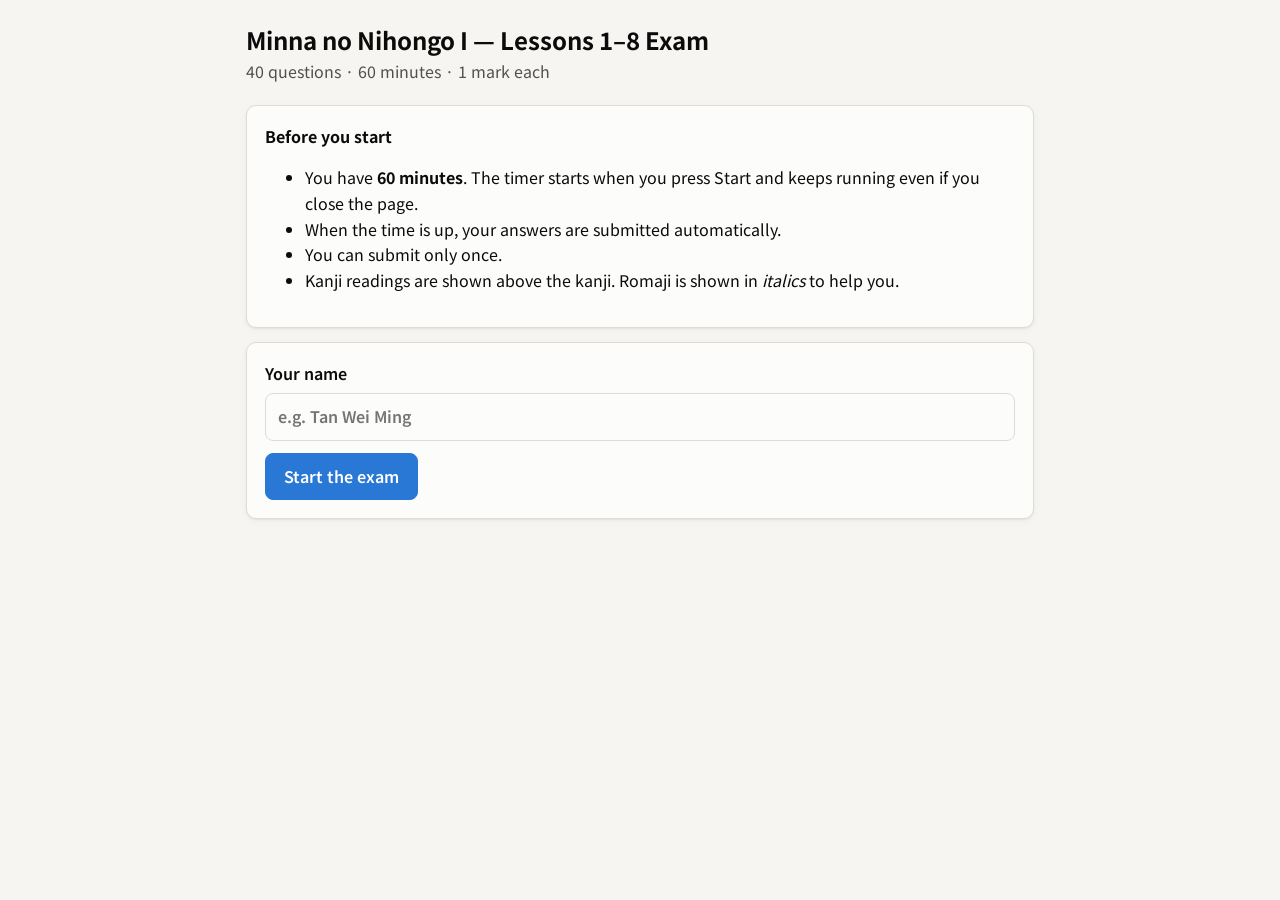
<file: index.html>
<!doctype html>
<html lang="en">
<head>
<meta charset="utf-8">
<meta name="viewport" content="width=device-width, initial-scale=1">
<title>Minna no Nihongo Exam</title>
<link rel="preconnect" href="https://fonts.googleapis.com">
<link href="https://fonts.googleapis.com/css2?family=Noto+Sans+JP:wght@400;600;700;800&display=swap" rel="stylesheet">
<link rel="stylesheet" href="styles.css">
</head>
<body>

<!-- Timer bar (shown during the exam) -->
<div class="timerbar hidden" id="timerbar">
  <div class="inner">
    <span>Time left: <span class="timer" id="timer">60:00</span></span>
    <span class="progress" id="progress">0 / 40 answered</span>
    <span class="spacer"></span>
    <button class="btn primary small" id="submitTop">Submit</button>
  </div>
</div>

<div class="wrap">

  <!-- Start screen -->
  <section id="startScreen">
    <h1 id="examTitle">Minna no Nihongo I — Lessons 1–8 Exam</h1>
    <p class="sub">40 questions · 60 minutes · 1 mark each</p>

    <div class="card">
      <p><strong>Before you start</strong></p>
      <ul>
        <li>You have <strong>60 minutes</strong>. The timer starts when you press Start and keeps running even if you close the page.</li>
        <li>When the time is up, your answers are submitted automatically.</li>
        <li>You can submit only once.</li>
        <li>Kanji readings are shown above the kanji. Romaji is shown in <em>italics</em> to help you.</li>
      </ul>
    </div>

    <div class="card">
      <label class="field">Your name
        <input id="nameInput" autocomplete="name" placeholder="e.g. Tan Wei Ming">
      </label>
      <div id="startError" class="banner bad hidden"></div>
      <button class="btn primary" id="startBtn">Start the exam</button>
    </div>
  </section>

  <!-- Exam -->
  <section id="examScreen" class="hidden">
    <h1>Minna no Nihongo I — Lessons 1–8</h1>
    <p class="sub" id="whoLine"></p>
    <div id="questions"></div>
    <div class="submitbox">
      <button class="btn primary" id="submitBottom">Submit my answers</button>
    </div>
  </section>

  <!-- Result -->
  <section id="doneScreen" class="hidden">
    <h1>Thank you!</h1>
    <div class="card" id="doneCard"></div>
  </section>
</div>

<!-- Confirm modal -->
<div class="modal-backdrop" id="confirmModal" role="dialog" aria-modal="true" aria-labelledby="confirmTitle">
  <div class="modal">
    <h2 id="confirmTitle" style="margin-top:0">Submit your answers?</h2>
    <p id="confirmText"></p>
    <div class="actions">
      <button class="btn" id="confirmNo">Keep working</button>
      <button class="btn primary" id="confirmYes">Submit</button>
    </div>
  </div>
</div>

<script src="config.js"></script>
<script src="questions.js"></script>
<script src="vendor/html2pdf.bundle.min.js"></script>
<script src="receipt.js"></script>
<script>
(function () {
  const E = window.EXAM;
  const LETTERS = ["A", "B", "C", "D"];
  const STORE_KEY = "mnn-exam-l1-8";
  const $ = (id) => document.getElementById(id);
  const escHTML = (t) => String(t == null ? "" : t).replace(/[&<>"]/g, (c) => ({ "&": "&amp;", "<": "&lt;", ">": "&gt;", '"': "&quot;" }[c]));

  // ---- storage (works even if localStorage is blocked) ----
  let mem = null;
  function load() {
    try { const s = localStorage.getItem(STORE_KEY); if (s) return JSON.parse(s); } catch (e) {}
    return mem;
  }
  function save(st) {
    mem = st;
    try { localStorage.setItem(STORE_KEY, JSON.stringify(st)); } catch (e) {}
  }

  let state = load();
  let tick = null;

  function newId() {
    return Date.now().toString(36) + Math.random().toString(36).slice(2, 10);
  }

  // ---- render questions ----
  function renderQuestions() {
    const box = $("questions");
    box.innerHTML = "";
    E.parts.forEach((p) => {
      const h = document.createElement("h2");
      h.className = "part-title";
      h.textContent = p.title;
      box.appendChild(h);
      const note = document.createElement("p");
      note.className = "muted small";
      note.textContent = p.note;
      box.appendChild(note);

      E.questions.filter((q) => q.part === p.id).forEach((q) => {
        box.appendChild(q.part === "C" ? renderOrder(q) : renderMCQ(q));
      });
    });
    updateProgress();
  }

  function renderMCQ(q) {
    const card = document.createElement("div");
    card.className = "card q";
    card.id = "q" + q.n;
    let html = `<div class="qhead"><span class="num">${q.n}.</span><div>
      <div class="qtext">${furigana(q.q)}</div>
      ${q.romaji ? `<div class="romaji">(${furigana(q.romaji)})</div>` : ""}
      ${q.hint ? `<div class="hint">${furigana(q.hint)}</div>` : ""}
    </div></div><div class="opts" role="radiogroup" aria-label="Question ${q.n}">`;
    q.options.forEach((o, i) => {
      const L = LETTERS[i];
      const checked = state.answers[q.n] === L;
      html += `<label class="opt${checked ? " selected" : ""}">
        <input type="radio" name="q${q.n}" value="${L}" ${checked ? "checked" : ""}>
        <span><span class="letter">${L}.</span> ${furigana(o[0])}${o[1] ? `<span class="ro">${furigana(o[1])}</span>` : ""}</span>
      </label>`;
    });
    html += "</div>";
    card.innerHTML = html;
    card.querySelectorAll("input").forEach((inp) => {
      inp.addEventListener("change", () => {
        state.answers[q.n] = inp.value;
        save(state);
        card.querySelectorAll(".opt").forEach((l) => l.classList.toggle("selected", l.querySelector("input").checked));
        updateProgress();
      });
    });
    return card;
  }

  function renderOrder(q) {
    const card = document.createElement("div");
    card.className = "card q";
    card.id = "q" + q.n;
    card.innerHTML = `<div class="qhead"><span class="num">${q.n}.</span><div>
      <div class="hint">(${q.en})</div>
      <div class="chunks"></div>
      <div class="slots"></div>
      <div class="built"></div>
      <button class="btn small" type="button" data-reset>Reset</button>
    </div></div>`;
    const chunksEl = card.querySelector(".chunks");
    const slotsEl = card.querySelector(".slots");
    const builtEl = card.querySelector(".built");

    function current() { return (state.answers[q.n] || "").split("").filter(Boolean); }

    function draw() {
      const order = current();
      chunksEl.innerHTML = "";
      q.chunks.forEach((c, i) => {
        const L = LETTERS[i];
        const b = document.createElement("button");
        b.type = "button";
        b.className = "chunk";
        b.disabled = order.includes(L);
        b.innerHTML = `<span class="letter">${L}.</span>${furigana(c[0])}<span class="ro">${furigana(c[1])}</span>`;
        b.addEventListener("click", () => {
          const o = current();
          if (o.length >= 4 || o.includes(L)) return;
          o.push(L);
          state.answers[q.n] = o.join("");
          save(state);
          draw();
          updateProgress();
        });
        chunksEl.appendChild(b);
      });
      slotsEl.innerHTML = "";
      for (let i = 0; i < 4; i++) {
        if (i) { const a = document.createElement("span"); a.className = "arrow"; a.textContent = "→"; slotsEl.appendChild(a); }
        const s = document.createElement("span");
        s.className = "slot" + (order[i] ? " filled" : "");
        s.textContent = order[i] || "";
        slotsEl.appendChild(s);
      }
      builtEl.innerHTML = order.map((L) => furigana(q.chunks[LETTERS.indexOf(L)][0])).join(" ");
    }
    card.querySelector("[data-reset]").addEventListener("click", () => {
      delete state.answers[q.n];
      save(state);
      draw();
      updateProgress();
    });
    draw();
    return card;
  }

  function answeredCount() {
    return E.questions.filter((q) => {
      const a = state.answers[q.n];
      return q.part === "C" ? a && a.length === 4 : !!a;
    }).length;
  }

  function updateProgress() {
    $("progress").textContent = `${answeredCount()} / ${E.questions.length} answered`;
  }

  // ---- timer ----
  function remainingMs() {
    return state.start + E.minutes * 60000 - Date.now();
  }
  function fmt(ms) {
    const s = Math.max(0, Math.ceil(ms / 1000));
    return String(Math.floor(s / 60)).padStart(2, "0") + ":" + String(s % 60).padStart(2, "0");
  }
  function startTimer() {
    const t = $("timer");
    const step = () => {
      const r = remainingMs();
      t.textContent = fmt(r);
      t.classList.toggle("low", r <= 5 * 60000);
      if (r <= 0) { clearInterval(tick); submit(true); }
    };
    step();
    tick = setInterval(step, 1000);
  }

  // ---- screens ----
  function show(id) {
    ["startScreen", "examScreen", "doneScreen"].forEach((s) => $(s).classList.toggle("hidden", s !== id));
    $("timerbar").classList.toggle("hidden", id !== "examScreen");
    window.scrollTo(0, 0);
  }

  function beginExam() {
    $("whoLine").textContent = state.name;
    renderQuestions();
    show("examScreen");
    startTimer();
  }

  $("startBtn").addEventListener("click", () => {
    const name = $("nameInput").value.trim();
    const err = $("startError");
    if (!name) {
      err.textContent = "Please enter your name.";
      err.classList.remove("hidden");
      return;
    }
    if (!window.APPS_SCRIPT_URL || window.APPS_SCRIPT_URL.indexOf("http") !== 0) {
      err.textContent = "This exam is not set up yet. Please tell your teacher (the results link is missing).";
      err.classList.remove("hidden");
      return;
    }
    state = { id: newId(), name, start: Date.now(), answers: {}, status: "in-progress" };
    save(state);
    beginExam();
  });

  // ---- submit ----
  function askSubmit() {
    const left = E.questions.length - answeredCount();
    $("confirmText").textContent = left > 0
      ? `You have ${left} unanswered question${left > 1 ? "s" : ""}. You can't change your answers after submitting.`
      : "You can't change your answers after submitting.";
    $("confirmModal").classList.add("open");
    $("confirmYes").focus();
  }
  $("submitTop").addEventListener("click", askSubmit);
  $("submitBottom").addEventListener("click", askSubmit);
  $("confirmNo").addEventListener("click", () => $("confirmModal").classList.remove("open"));
  $("confirmYes").addEventListener("click", () => { $("confirmModal").classList.remove("open"); submit(false); });

  let sending = false;
  async function submit(timeUp) {
    if (sending || state.status === "submitted") return;
    sending = true;
    clearInterval(tick);
    state.status = "sending";
    state.end = state.end || Date.now();
    state.timeUp = !!timeUp;
    save(state);
    show("doneScreen");
    $("doneCard").innerHTML = `<p>${timeUp ? "Time is up. " : ""}Sending your answers…</p>`;

    const payload = {
      id: state.id, name: state.name,
      startedAt: new Date(state.start).toISOString(),
      durationSec: Math.round((Math.min(state.end, state.start + E.minutes * 60000) - state.start) / 1000),
      timeUp: !!timeUp,
      answers: state.answers
    };
    const body = JSON.stringify(payload);
    let result = null;
    try {
      const res = await fetch(window.APPS_SCRIPT_URL, { method: "POST", body });
      result = await res.json();
    } catch (e) {
      // Some browsers block reading the reply; send again without reading it.
      // The script ignores duplicates (same id), so this is safe.
      try {
        await fetch(window.APPS_SCRIPT_URL, { method: "POST", body, mode: "no-cors" });
        result = { ok: true, noScore: true };
      } catch (e2) { result = null; }
    }
    sending = false;

    if (result && result.ok) {
      state.status = "submitted";
      state.score = result.score;
      state.review = result.review || null;
      state.submittedAt = new Date().toISOString();
      save(state);
      showDone();
    } else {
      state.status = "failed";
      save(state);
      $("doneCard").innerHTML = `<div class="banner bad">Your answers could not be sent. Check your internet connection and try again. Your answers are saved on this device.</div>
        <button class="btn primary" id="retryBtn">Try again</button>`;
      $("retryBtn").addEventListener("click", () => { state.status = "sending"; submit(state.timeUp); });
    }
  }

  function showDone() {
    const hasScore = typeof state.score === "number";
    $("doneCard").innerHTML = `<div class="banner good">Your answers have been submitted.</div>
      ${hasScore ? `<p class="muted">Your score</p><div class="bigscore">${state.score} / ${E.questions.length}</div>` : ""}
      <p style="margin-top:12px">${escHTML(state.name)}</p>
      ${state.review ? `<p><button class="btn primary" id="pdfBtn">Download my results (PDF)</button></p>
        <p class="muted small">The PDF shows every question, your answer, and for wrong answers the correct answer with an explanation.</p>`
        : `<p class="muted small">Your teacher will go through the answers in class.</p>`}
      <p class="small" style="margin-top:16px"><a href="#" id="newStudent">Another student using this device? Start a new exam</a></p>`;
    if (state.review) {
      const data = { name: state.name, submittedAt: state.submittedAt, answers: state.answers, score: state.score,
        key: state.review.key, explain: state.review.explain, correct: state.review.correct };
      const box = document.createElement("div");
      box.className = "review-box";
      box.appendChild(Receipt.build(data));
      $("doneCard").appendChild(box);
      $("pdfBtn").addEventListener("click", async () => {
        const b = $("pdfBtn"); b.disabled = true; b.textContent = "Making PDF…";
        await Receipt.download(data);
        b.disabled = false; b.textContent = "Download my results (PDF)";
      });
    }
    $("newStudent").addEventListener("click", (ev) => {
      ev.preventDefault();
      try { localStorage.removeItem(STORE_KEY); } catch (e) {}
      mem = null; state = null;
      $("nameInput").value = "";
      show("startScreen");
    });
  }

  // ---- resume after refresh ----
  if (state && state.status === "submitted") {
    show("doneScreen"); showDone();
  } else if (state && (state.status === "sending" || state.status === "failed")) {
    submit(state.timeUp);
  } else if (state && state.status === "in-progress") {
    if (remainingMs() <= 0) { state.end = state.start + E.minutes * 60000; save(state); submit(true); }
    else beginExam();
  }
})();
</script>
</body>
</html>
</file>
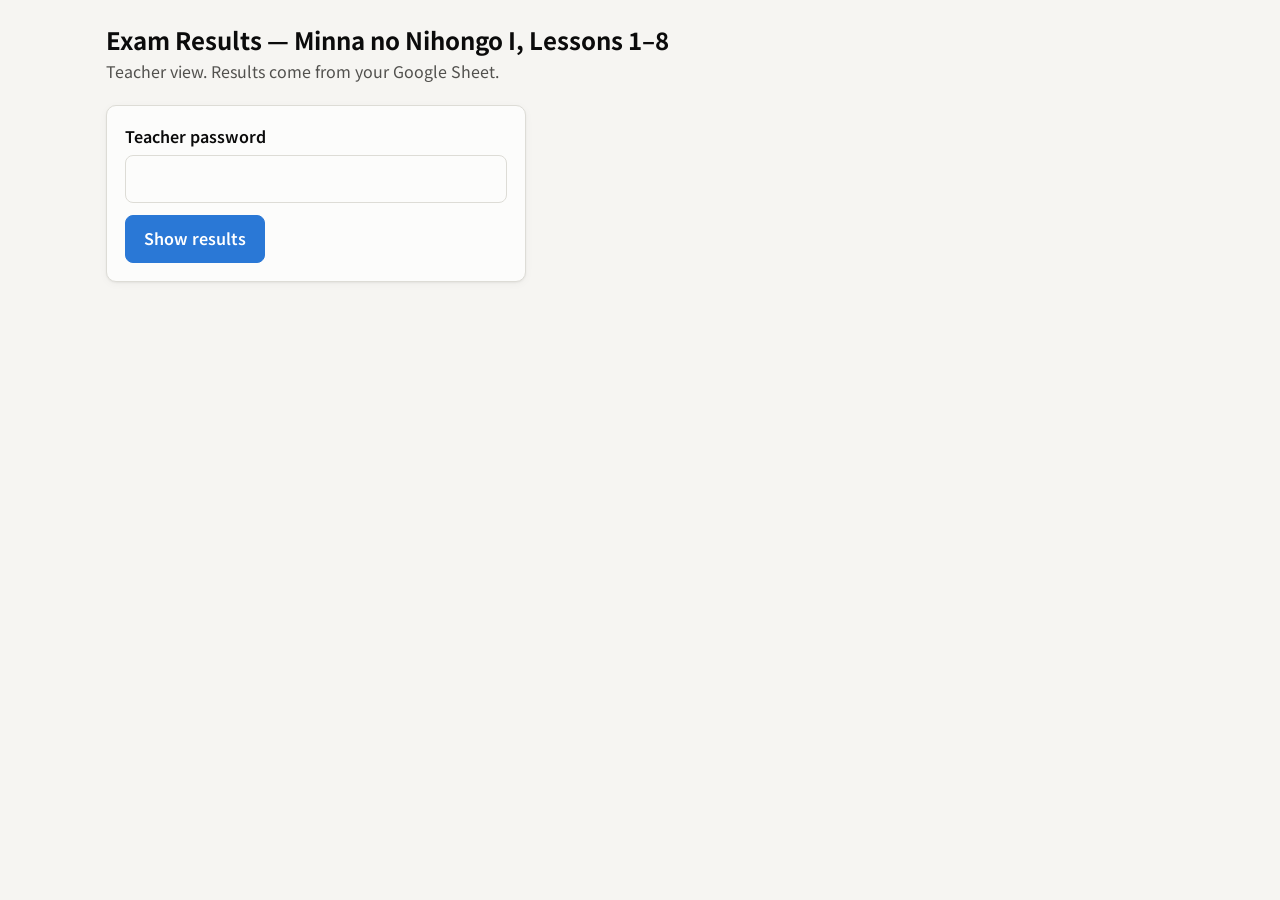
<file: dashboard.html>
<!doctype html>
<html lang="en">
<head>
<meta charset="utf-8">
<meta name="viewport" content="width=device-width, initial-scale=1">
<meta name="robots" content="noindex">
<title>Exam Results</title>
<link rel="preconnect" href="https://fonts.googleapis.com">
<link href="https://fonts.googleapis.com/css2?family=Noto+Sans+JP:wght@400;600;700;800&display=swap" rel="stylesheet">
<link rel="stylesheet" href="styles.css">
</head>
<body>
<div class="wrap wide">
  <h1>Exam Results — Minna no Nihongo I, Lessons 1–8</h1>
  <p class="sub">Teacher view. Results come from your Google Sheet.</p>

  <!-- Login -->
  <section id="login" class="card" style="max-width:420px">
    <label class="field">Teacher password
      <input id="pw" type="password" autocomplete="current-password">
    </label>
    <div id="loginErr" class="banner bad hidden"></div>
    <button class="btn primary" id="loginBtn">Show results</button>
  </section>

  <!-- Dashboard -->
  <section id="dash" class="hidden">
    <div class="toolbar">
      <span class="grow"></span>
      <span class="muted small" id="updated"></span>
      <button class="btn small" id="refreshBtn">Refresh</button>
      <button class="btn small" id="csvBtn">Download CSV</button>
      <button class="btn small primary" id="allPdfBtn">Download all result PDFs</button>
    </div>

    <div id="empty" class="banner warn hidden">No submissions yet. Results appear here as soon as students submit.</div>

    <div id="content">
      <div class="tiles" id="tiles"></div>

      <h2>All questions — most missed first</h2>
      <p class="muted small">Every question, sorted from most to least wrong, with the most common wrong answer and an explanation to go through in class. The 5 most missed are marked in orange.</p>
      <div class="misstools">
        <label class="small"><input type="checkbox" id="onlyWrong"> Only show questions someone got wrong</label>
      </div>
      <div id="missList"></div>

      <h2>% of students who got each question wrong</h2>
      <div class="card">
        <div class="chart" id="qChart"></div>
        <div class="legend"><span><span class="sw" style="background:var(--series-1)"></span>Question</span><span><span class="sw" style="background:var(--series-2)"></span>Top 5 most missed</span></div>
        <details>
          <summary>Show as a table</summary>
          <div class="tablewrap" style="margin-top:8px"><table class="data" id="qTable"></table></div>
        </details>
      </div>

      <h2>Score distribution</h2>
      <div class="card">
        <div class="chart" id="histChart"></div>
      </div>

      <h2>Accuracy by lesson</h2>
      <div class="card" id="lessonBars"></div>

      <h2>Students</h2>
      <div class="tablewrap"><table class="data" id="studentTable"></table></div>
    </div>
  </section>
</div>
<div class="tooltip" id="tip"></div>

<script src="config.js"></script>
<script src="questions.js"></script>
<script src="vendor/html2pdf.bundle.min.js"></script>
<script src="receipt.js"></script>
<script>
(function () {
  const E = window.EXAM;
  const QBY = {}; E.questions.forEach((q) => (QBY[q.n] = q));
  const LETTERS = ["A", "B", "C", "D"];
  const $ = (id) => document.getElementById(id);
  const esc = (t) => String(t == null ? "" : t).replace(/[&<>"]/g, (c) => ({ "&": "&amp;", "<": "&lt;", ">": "&gt;", '"': "&quot;" }[c]));
  let DATA = null;
  let password = "";
  try { password = sessionStorage.getItem("mnn-teacher") || ""; } catch (e) {}

  // ---------- load ----------
  async function fetchData() {
    const url = window.APPS_SCRIPT_URL + "?key=" + encodeURIComponent(password) + "&t=" + Date.now();
    const res = await fetch(url);
    return res.json();
  }

  async function login() {
    const err = $("loginErr");
    err.classList.add("hidden");
    if (!window.APPS_SCRIPT_URL || window.APPS_SCRIPT_URL.indexOf("http") !== 0) {
      err.textContent = "The Apps Script URL is not set in config.js yet.";
      err.classList.remove("hidden");
      return;
    }
    $("loginBtn").disabled = true;
    try {
      const d = await fetchData();
      if (!d.ok) throw new Error(d.error === "unauthorized" ? "Wrong password." : (d.error || "Could not load results."));
      try { sessionStorage.setItem("mnn-teacher", password); } catch (e) {}
      render(d);
    } catch (e) {
      err.textContent = e.message || "Could not load results. Check the Apps Script URL.";
      err.classList.remove("hidden");
      $("login").classList.remove("hidden");
      $("dash").classList.add("hidden");
    } finally {
      $("loginBtn").disabled = false;
    }
  }
  $("loginBtn").addEventListener("click", () => { password = $("pw").value; login(); });
  $("pw").addEventListener("keydown", (e) => { if (e.key === "Enter") { password = $("pw").value; login(); } });
  $("refreshBtn").addEventListener("click", login);

  // ---------- render ----------
  function render(d) {
    DATA = d;
    $("login").classList.add("hidden");
    $("dash").classList.remove("hidden");
    $("updated").textContent = "Updated " + new Date().toLocaleTimeString();

    draw();
  }

  function rowsNow() {
    return DATA.rows;
  }

  function isRight(r, n) { return r.answers && r.answers[n] === DATA.key[n]; }

  function stats(rows) {
    return E.questions.map((q) => {
      const n = q.n;
      let right = 0; const wrongCounts = {};
      rows.forEach((r) => {
        if (isRight(r, n)) right++;
        else {
          const a = (r.answers && r.answers[n]) || "(blank)";
          wrongCounts[a] = (wrongCounts[a] || 0) + 1;
        }
      });
      const wrong = rows.length - right;
      let topWrong = null, topWrongN = 0;
      Object.keys(wrongCounts).forEach((a) => { if (wrongCounts[a] > topWrongN) { topWrong = a; topWrongN = wrongCounts[a]; } });
      return { n, q, right, wrong, pctWrong: rows.length ? wrong / rows.length : 0, topWrong, topWrongN };
    });
  }

  function answerLabel(q, a) {
    if (!a || a === "(blank)") return "(no answer)";
    if (q.part === "C") return a.split("").join(" → ");
    const i = LETTERS.indexOf(a);
    return i >= 0 ? `${a}. ${furigana(q.options[i][0])}` : esc(a);
  }

  function draw() {
    const rows = rowsNow();
    const has = rows.length > 0;
    $("empty").classList.toggle("hidden", has);
    $("content").classList.toggle("hidden", !has);
    if (!has) return;

    const total = E.questions.length;
    const scores = rows.map((r) => r.score);
    const avg = scores.reduce((a, b) => a + b, 0) / scores.length;
    const mins = rows.map((r) => Number(r.minutes) || 0);
    const avgMin = mins.reduce((a, b) => a + b, 0) / mins.length;
    const pass = rows.filter((r) => r.score / total >= 0.6).length;

    $("tiles").innerHTML = [
      ["Students", rows.length, ""],
      ["Average score", avg.toFixed(1) + " / " + total, Math.round((avg / total) * 100) + "%"],
      ["Highest", Math.max(...scores) + " / " + total, ""],
      ["Lowest", Math.min(...scores) + " / " + total, ""],
      ["Scored 60% or more", pass, Math.round((pass / rows.length) * 100) + "% of students"],
      ["Average time", avgMin.toFixed(0) + " min", rows.filter((r) => r.timeUp).length + " ran out of time"]
    ].map(([k, v, s]) => `<div class="tile"><div class="k">${k}</div><div class="v">${v}</div><div class="s">${s}</div></div>`).join("");

    const st = stats(rows);
    const ranked = st.filter((s) => s.wrong > 0).sort((a, b) => b.pctWrong - a.pctWrong || a.n - b.n);
    const top = ranked.slice(0, 5);
    const topSet = new Set(top.map((s) => s.n));
    const all = st.slice().sort((a, b) => b.pctWrong - a.pctWrong || a.n - b.n);

    drawMissList(all, topSet, rows.length);
    drawQChart(st, topSet);
    drawQTable(st);
    drawHist(scores, total);
    drawLessons(rows);
    drawStudents(rows);
  }

  // ---------- most missed ----------
  function drawMissList(all, topSet, nStudents) {
    const onlyWrong = $("onlyWrong").checked;
    const list = onlyWrong ? all.filter((s) => s.wrong > 0) : all;
    if (!list.length) {
      $("missList").innerHTML = `<div class="banner good">Everyone answered every question correctly.</div>`;
      return;
    }
    $("missList").innerHTML = list.map((s, i) => {
      const q = s.q;
      const ex = DATA.explain[s.n] || ["", ""];
      const key = DATA.key[s.n];
      let body = "";
      if (q.part === "C") {
        const sentence = key.split("").map((L) => furigana(q.chunks[LETTERS.indexOf(L)][0])).join(" ");
        body = `<div class="hint">(${esc(q.en)})</div>
          <div class="small" style="margin-top:6px">${q.chunks.map((c, j) => `<strong>${LETTERS[j]}.</strong> ${furigana(c[0])}`).join("　")}</div>
          <div style="margin-top:8px"><span class="pill good">Correct</span>${key.split("").join(" → ")}　<span class="qtext">${sentence}</span></div>`;
      } else {
        body = `<div class="qtext">${furigana(q.q)}</div>
          <div class="small">${q.options.map((o, j) => `<strong>${LETTERS[j]}.</strong> ${furigana(o[0])}`).join("　")}</div>
          <div style="margin-top:8px"><span class="pill good">Correct</span>${answerLabel(q, key)}</div>`;
      }
      const wrongLine = s.topWrong
        ? `<div style="margin-top:6px"><span class="pill bad">Most common wrong answer</span>${answerLabel(q, s.topWrong)} <span class="muted small">(${s.topWrongN} student${s.topWrongN > 1 ? "s" : ""})</span></div>`
        : "";
      const cls = topSet.has(s.n) ? "miss" : s.wrong > 0 ? "miss cool" : "miss zero";
      return `<div class="card ${cls}">
        <div class="top">
          <div><strong>#${i + 1} · Question ${s.n}</strong> <span class="pill neutral">Lesson ${q.lesson}</span><span class="pill neutral">${esc(ex[0])}</span></div>
          <div>${s.wrong > 0 ? `<span class="rate">${Math.round(s.pctWrong * 100)}%</span> <span class="muted small">wrong (${s.wrong} of ${nStudents})</span>` : `<span class="pill good">Everyone got this right</span>`}</div>
        </div>
        ${body}
        ${wrongLine}
        <div class="expl"><strong>Explain:</strong> ${furigana(ex[1])}</div>
      </div>`;
    }).join("");
  }

  // ---------- charts ----------
  const tip = $("tip");
  function showTip(evt, html) {
    tip.innerHTML = html;
    tip.style.display = "block";
    const pad = 12;
    let x = evt.pageX + pad, y = evt.pageY + pad;
    const w = tip.offsetWidth, h = tip.offsetHeight;
    if (x + w > window.scrollX + window.innerWidth - 8) x = evt.pageX - w - pad;
    if (y + h > window.scrollY + window.innerHeight - 8) y = evt.pageY - h - pad;
    tip.style.left = x + "px"; tip.style.top = y + "px";
  }
  function hideTip() { tip.style.display = "none"; }

  function drawQChart(st, topSet) {
    const W = 1000, H = 300, m = { t: 16, r: 10, b: 46, l: 40 };
    const iw = W - m.l - m.r, ih = H - m.t - m.b;
    const n = st.length, band = iw / n, bw = Math.max(4, band - 4);
    const y = (v) => m.t + ih - v * ih;
    let s = `<svg viewBox="0 0 ${W} ${H}" role="img" aria-label="Percent of students who got each question wrong">`;
    s += `<g class="grid">`;
    [0, 0.25, 0.5, 0.75, 1].forEach((v) => {
      s += `<line x1="${m.l}" x2="${W - m.r}" y1="${y(v)}" y2="${y(v)}"></line><text x="${m.l - 6}" y="${y(v) + 4}" text-anchor="end">${v * 100}%</text>`;
    });
    s += `</g>`;
    st.forEach((d, i) => {
      const x = m.l + i * band + (band - bw) / 2;
      const h = Math.max(d.pctWrong > 0 ? 2 : 0, d.pctWrong * ih);
      const r = Math.min(4, bw / 2, h);
      const yTop = m.t + ih - h;
      // bar with rounded top, flat base
      if (h > 0) {
        s += `<path class="bar${topSet.has(d.n) ? " hot" : ""}" d="M${x},${m.t + ih} V${yTop + r} Q${x},${yTop} ${x + r},${yTop} H${x + bw - r} Q${x + bw},${yTop} ${x + bw},${yTop + r} V${m.t + ih} Z"></path>`;
      }
      const stagger = topSet.has(d.n) && i > 0 && topSet.has(st[i - 1].n) && Math.abs(st[i - 1].pctWrong - d.pctWrong) < 0.08 ? 13 : 0;
      if (topSet.has(d.n)) s += `<text x="${x + bw / 2}" y="${yTop - 4 - stagger}" text-anchor="middle" style="font-weight:600;fill:var(--text)">${Math.round(d.pctWrong * 100)}%</text>`;
      s += `<rect class="hit" data-i="${i}" x="${m.l + i * band}" y="${m.t}" width="${band}" height="${ih}"></rect>`;
      if (d.n % 5 === 0 || d.n === 1) s += `<text x="${x + bw / 2}" y="${m.t + ih + 14}" text-anchor="middle">${d.n}</text>`;
    });
    // part labels
    [["A", 1, 15], ["B", 16, 30], ["C", 31, 40]].forEach(([p, a, b]) => {
      const x1 = m.l + (a - 1) * band + 2, x2 = m.l + b * band - 2;
      s += `<line x1="${x1}" x2="${x2}" y1="${H - 18}" y2="${H - 18}" style="stroke:var(--border)"></line>`;
      s += `<text x="${(x1 + x2) / 2}" y="${H - 4}" text-anchor="middle">Part ${p}</text>`;
    });
    s += `<line x1="${m.l}" x2="${W - m.r}" y1="${m.t + ih}" y2="${m.t + ih}" style="stroke:var(--text-2)"></line>`;
    s += `</svg>`;
    const el = $("qChart");
    el.innerHTML = s;
    el.querySelectorAll(".hit").forEach((h) => {
      const d = st[+h.dataset.i];
      const label = d.q.part === "C" ? esc(d.q.en) : furigana(d.q.q);
      h.addEventListener("mousemove", (e) => showTip(e, `<strong>Q${d.n}</strong> · Lesson ${d.q.lesson}<br>${label}<br><strong>${Math.round(d.pctWrong * 100)}% wrong</strong> (${d.wrong} students)`));
      h.addEventListener("mouseleave", hideTip);
    });
  }

  function drawQTable(st) {
    $("qTable").innerHTML = `<thead><tr><th class="num">Q</th><th>Lesson</th><th>Grammar point</th><th>Correct</th><th class="num">% wrong</th><th>Most common wrong answer</th></tr></thead><tbody>` +
      st.map((d) => `<tr><td class="num">${d.n}</td><td>${d.q.lesson}</td><td>${esc((DATA.explain[d.n] || [""])[0])}</td><td>${answerLabel(d.q, DATA.key[d.n])}</td><td class="num">${Math.round(d.pctWrong * 100)}%</td><td>${d.topWrong ? answerLabel(d.q, d.topWrong) + ` (${d.topWrongN})` : "—"}</td></tr>`).join("") +
      `</tbody>`;
  }

  function drawHist(scores, total) {
    const bins = [];
    for (let a = 0; a < total; a += 5) bins.push({ a, b: Math.min(a + 4, total), c: 0 });
    bins[bins.length - 1].b = total;
    scores.forEach((sc) => { const i = Math.min(bins.length - 1, Math.floor(sc / 5)); bins[i].c++; });
    const max = Math.max(1, ...bins.map((b) => b.c));
    const W = 1000, H = 240, m = { t: 20, r: 10, b: 40, l: 40 };
    const iw = W - m.l - m.r, ih = H - m.t - m.b, band = iw / bins.length, bw = band - 8;
    const step = max <= 5 ? 1 : Math.ceil(max / 5);
    let s = `<svg viewBox="0 0 ${W} ${H}" role="img" aria-label="Number of students in each score range"><g class="grid">`;
    for (let v = 0; v <= max; v += step) {
      const yy = m.t + ih - (v / max) * ih;
      s += `<line x1="${m.l}" x2="${W - m.r}" y1="${yy}" y2="${yy}"></line><text x="${m.l - 6}" y="${yy + 4}" text-anchor="end">${v}</text>`;
    }
    s += `</g>`;
    bins.forEach((b, i) => {
      const x = m.l + i * band + 4, h = (b.c / max) * ih, yTop = m.t + ih - h, r = Math.min(4, h);
      if (h > 0) s += `<path class="bar" d="M${x},${m.t + ih} V${yTop + r} Q${x},${yTop} ${x + r},${yTop} H${x + bw - r} Q${x + bw},${yTop} ${x + bw},${yTop + r} V${m.t + ih} Z"></path>`;
      if (b.c) s += `<text x="${x + bw / 2}" y="${yTop - 5}" text-anchor="middle" style="fill:var(--text);font-weight:600">${b.c}</text>`;
      s += `<text x="${x + bw / 2}" y="${m.t + ih + 16}" text-anchor="middle">${b.a}–${b.b}</text>`;
    });
    s += `<text x="${m.l + iw / 2}" y="${H - 4}" text-anchor="middle">Score (out of ${total})</text>`;
    s += `<line x1="${m.l}" x2="${W - m.r}" y1="${m.t + ih}" y2="${m.t + ih}" style="stroke:var(--text-2)"></line></svg>`;
    $("histChart").innerHTML = s;
  }

  function drawLessons(rows) {
    let html = "";
    for (let L = 1; L <= 8; L++) {
      const qs = E.questions.filter((q) => q.lesson === L);
      let right = 0, tot = 0;
      rows.forEach((r) => qs.forEach((q) => { tot++; if (isRight(r, q.n)) right++; }));
      const pct = tot ? right / tot : 0;
      html += `<div class="lessonbar"><span>Lesson ${L} <span class="muted small">(${qs.length}q)</span></span><div class="track"><div class="fill" style="width:${(pct * 100).toFixed(1)}%"></div></div><span class="pct">${Math.round(pct * 100)}%</span></div>`;
    }
    $("lessonBars").innerHTML = html + `<p class="muted small" style="margin:8px 0 0">% of answers correct for each lesson's questions.</p>`;
  }

  function drawStudents(rows) {
    const total = E.questions.length;
    const sorted = rows.slice().sort((a, b) => b.score - a.score || String(a.name).localeCompare(String(b.name)));
    $("studentTable").innerHTML = `<thead><tr><th>Name</th><th class="num">Score</th><th class="num">Time (min)</th><th>Questions wrong</th><th>Submitted</th><th>Result</th></tr></thead><tbody>` +
      sorted.map((r) => {
        const wrong = E.questions.filter((q) => !isRight(r, q.n)).map((q) => q.n);
        return `<tr><td>${esc(r.name)}</td><td class="num">${r.score} / ${total}</td><td class="num">${esc(r.minutes)}${r.timeUp ? " ⏱" : ""}</td><td class="small">${wrong.join(", ") || "—"}</td><td class="small">${new Date(r.submittedAt).toLocaleString()}</td><td><button class="btn tiny" data-pdf="${esc(r.id)}">PDF</button></td></tr>`;
      }).join("") + `</tbody>`;
    $("studentTable").querySelectorAll("[data-pdf]").forEach((b) => {
      b.addEventListener("click", async () => {
        const r = DATA.rows.find((x) => String(x.id) === b.dataset.pdf);
        if (!r) return;
        b.disabled = true; b.textContent = "…";
        await Receipt.download(receiptData(r));
        b.disabled = false; b.textContent = "PDF";
      });
    });
  }

  function receiptData(r) {
    return { name: r.name, submittedAt: r.submittedAt, answers: r.answers || {}, minutes: r.minutes,
      key: DATA.key, explain: DATA.explain };
  }

  $("onlyWrong").addEventListener("change", draw);

  $("allPdfBtn").addEventListener("click", async () => {
    const rows = rowsNow().slice().sort((a, b) => String(a.name).localeCompare(String(b.name)));
    if (!rows.length) return;
    const b = $("allPdfBtn");
    b.disabled = true;
    for (let i = 0; i < rows.length; i++) {
      b.textContent = `Making PDF ${i + 1} of ${rows.length}…`;
      await Receipt.download(receiptData(rows[i]));
      await new Promise((res) => setTimeout(res, 400));
    }
    b.textContent = "Download all result PDFs";
    b.disabled = false;
  });

  // ---------- CSV ----------
  $("csvBtn").addEventListener("click", () => {
    const rows = rowsNow();
    const head = ["Name", "Score", "Time (min)", "Submitted"].concat(E.questions.map((q) => "Q" + q.n));
    const lines = [head].concat(rows.map((r) => [r.name, r.score, r.minutes, r.submittedAt].concat(E.questions.map((q) => {
      const a = (r.answers && r.answers[q.n]) || "";
      return a + (a && a === DATA.key[q.n] ? " ✓" : "");
    }))));
    const csv = "﻿" + lines.map((l) => l.map((v) => `"${String(v == null ? "" : v).replace(/"/g, '""')}"`).join(",")).join("\n");
    const a = document.createElement("a");
    a.href = URL.createObjectURL(new Blob([csv], { type: "text/csv;charset=utf-8" }));
    a.download = "exam-results.csv";
    a.click();
  });

  // For local testing only.
  window.__renderDashboard = render;

  if (password) login();
})();
</script>
</body>
</html>
</file>
<file: styles.css>
:root {
  color-scheme: light;
  --bg: #f6f5f2;
  --surface: #fcfcfb;
  --surface-2: #f0efeb;
  --border: #dddcd6;
  --text: #0b0b0b;
  --text-2: #52514e;
  --muted: #7a7974;
  --accent: #2a78d6;
  --accent-ink: #ffffff;
  --accent-soft: #e4eefb;
  --good: #1a7f37;
  --good-soft: #e3f3e7;
  --bad: #c4322f;
  --bad-soft: #fbe6e5;
  --warn: #9a6400;
  --warn-soft: #fbf0d9;
  --series-1: #2a78d6;
  --series-2: #eb6834;
  --grid: #e6e5e0;
  --radius: 10px;
  --shadow: 0 1px 2px rgba(0,0,0,.05), 0 2px 8px rgba(0,0,0,.04);
}
@media (prefers-color-scheme: dark) {
  :root:not([data-theme="light"]) {
    color-scheme: dark;
    --bg: #121211;
    --surface: #1a1a19;
    --surface-2: #232321;
    --border: #34332f;
    --text: #f0efec;
    --text-2: #c3c2b7;
    --muted: #8f8e86;
    --accent: #3987e5;
    --accent-ink: #ffffff;
    --accent-soft: #1d2b3d;
    --good: #4cc26b;
    --good-soft: #17301e;
    --bad: #ef6b68;
    --bad-soft: #3a1c1b;
    --warn: #e0a83a;
    --warn-soft: #3a2d14;
    --series-1: #3987e5;
    --series-2: #d95926;
    --grid: #2c2c29;
    --shadow: none;
  }
}
:root[data-theme="dark"] {
  color-scheme: dark;
  --bg: #121211; --surface: #1a1a19; --surface-2: #232321; --border: #34332f;
  --text: #f0efec; --text-2: #c3c2b7; --muted: #8f8e86;
  --accent: #3987e5; --accent-ink: #fff; --accent-soft: #1d2b3d;
  --good: #4cc26b; --good-soft: #17301e; --bad: #ef6b68; --bad-soft: #3a1c1b;
  --warn: #e0a83a; --warn-soft: #3a2d14;
  --series-1: #3987e5; --series-2: #d95926; --grid: #2c2c29; --shadow: none;
}

* { box-sizing: border-box; }
html { -webkit-text-size-adjust: 100%; }
body {
  margin: 0;
  background: var(--bg);
  color: var(--text);
  font-family: "Noto Sans JP", system-ui, -apple-system, "Segoe UI", "Hiragino Sans", "Yu Gothic", sans-serif;
  font-size: 16px;
  line-height: 1.6;
}
.wrap { max-width: 820px; margin: 0 auto; padding: 24px 16px 96px; }
.wrap.wide { max-width: 1100px; }
h1 { font-size: 1.5rem; line-height: 1.3; margin: 0 0 4px; }
h2 { font-size: 1.15rem; margin: 32px 0 8px; }
p { margin: 0 0 12px; }
.sub { color: var(--text-2); margin-bottom: 20px; }
.muted { color: var(--muted); }
.small { font-size: .875rem; }

.card {
  background: var(--surface);
  border: 1px solid var(--border);
  border-radius: var(--radius);
  padding: 18px 18px;
  box-shadow: var(--shadow);
  margin-bottom: 14px;
}

label.field { display: block; font-weight: 600; margin-bottom: 12px; }
label.field input, select.input, input.input {
  display: block; width: 100%; margin-top: 6px;
  font: inherit; padding: 10px 12px;
  background: var(--surface); color: var(--text);
  border: 1px solid var(--border); border-radius: 8px;
}
input:focus-visible, select:focus-visible, button:focus-visible {
  outline: 2px solid var(--accent); outline-offset: 2px;
}

.btn {
  font: inherit; font-weight: 600; cursor: pointer;
  border-radius: 8px; padding: 10px 18px;
  border: 1px solid var(--border); background: var(--surface); color: var(--text);
}
.btn:hover { background: var(--surface-2); }
.btn.primary { background: var(--accent); border-color: var(--accent); color: var(--accent-ink); }
.btn.primary:hover { filter: brightness(1.07); }
.btn[disabled] { opacity: .5; cursor: not-allowed; }
.btn.small { padding: 6px 12px; font-size: .875rem; }

ruby rt { font-size: .55em; color: var(--text-2); }
.romaji { color: var(--muted); font-style: italic; font-size: .9rem; margin: 2px 0 0; }
.hint { color: var(--text-2); font-size: .9rem; margin: 2px 0 0; }

/* ---------- exam ---------- */
.timerbar {
  position: sticky; top: 0; z-index: 10;
  background: var(--surface); border-bottom: 1px solid var(--border);
}
.timerbar .inner {
  max-width: 820px; margin: 0 auto; padding: 10px 16px;
  display: flex; align-items: center; gap: 12px; flex-wrap: wrap;
}
.timer { font-variant-numeric: tabular-nums; font-weight: 700; font-size: 1.15rem; }
.timer.low { color: var(--bad); }
.progress { color: var(--text-2); font-size: .9rem; }
.timerbar .spacer { flex: 1; }

.part-title { margin-top: 36px; }
.q { scroll-margin-top: 70px; }
.q .qhead { display: flex; gap: 10px; align-items: baseline; }
.q .num { font-weight: 700; min-width: 2.2em; color: var(--text-2); }
.q .qtext { font-size: 1.1rem; line-height: 2.1; }
.opts { display: grid; grid-template-columns: repeat(auto-fit, minmax(160px, 1fr)); gap: 8px; margin-top: 12px; }
.opt {
  display: flex; gap: 10px; align-items: center;
  border: 1px solid var(--border); border-radius: 8px; padding: 8px 12px; cursor: pointer;
  background: var(--surface); line-height: 1.9;
}
.opt:hover { background: var(--surface-2); }
.opt input { accent-color: var(--accent); width: 18px; height: 18px; flex: none; }
.opt .letter { font-weight: 700; color: var(--text-2); }
.opt .ro { display: block; font-size: .8rem; color: var(--muted); font-style: italic; line-height: 1.2; }
.opt.selected { border-color: var(--accent); background: var(--accent-soft); }

.chunks { display: flex; flex-wrap: wrap; gap: 8px; margin-top: 12px; }
.chunk {
  font: inherit; cursor: pointer; text-align: left;
  border: 1px solid var(--border); border-radius: 8px; padding: 6px 12px;
  background: var(--surface); color: var(--text); line-height: 1.9;
}
.chunk:hover:not([disabled]) { background: var(--surface-2); }
.chunk[disabled] { opacity: .35; cursor: default; }
.chunk .letter { font-weight: 700; color: var(--text-2); margin-right: 6px; }
.chunk .ro { display: block; font-size: .8rem; color: var(--muted); font-style: italic; line-height: 1.2; }
.slots { display: flex; flex-wrap: wrap; gap: 6px; align-items: center; margin-top: 12px; }
.slot {
  min-width: 44px; min-height: 40px; padding: 4px 10px;
  border: 1px dashed var(--border); border-radius: 8px;
  display: inline-flex; align-items: center; justify-content: center;
  font-weight: 700; background: var(--surface-2);
}
.slot.filled { border-style: solid; border-color: var(--accent); background: var(--accent-soft); }
.arrow { color: var(--muted); }
.built { margin-top: 8px; font-size: 1.05rem; line-height: 2.1; min-height: 1.5em; }

.submitbox { text-align: center; margin-top: 28px; }

.modal-backdrop {
  position: fixed; inset: 0; background: rgba(0,0,0,.45);
  display: none; align-items: center; justify-content: center; z-index: 50; padding: 16px;
}
.modal-backdrop.open { display: flex; }
.modal { background: var(--surface); border-radius: var(--radius); padding: 22px; max-width: 420px; width: 100%; border: 1px solid var(--border); }
.modal .actions { display: flex; gap: 10px; justify-content: flex-end; margin-top: 16px; }

.banner { border-radius: 8px; padding: 10px 14px; margin-bottom: 14px; }
.banner.warn { background: var(--warn-soft); color: var(--text); border: 1px solid var(--warn); }
.banner.bad { background: var(--bad-soft); color: var(--text); border: 1px solid var(--bad); }
.banner.good { background: var(--good-soft); color: var(--text); border: 1px solid var(--good); }

.bigscore { font-size: 3rem; font-weight: 800; line-height: 1.1; font-variant-numeric: tabular-nums; }
.hidden { display: none !important; }

/* ---------- dashboard ---------- */
.toolbar { display: flex; gap: 10px; flex-wrap: wrap; align-items: end; margin-bottom: 16px; }
.toolbar .grow { flex: 1; }
.tiles { display: grid; grid-template-columns: repeat(auto-fit, minmax(150px, 1fr)); gap: 10px; }
.tile { background: var(--surface); border: 1px solid var(--border); border-radius: var(--radius); padding: 14px; }
.tile .k { color: var(--text-2); font-size: .85rem; }
.tile .v { font-size: 1.7rem; font-weight: 700; font-variant-numeric: tabular-nums; line-height: 1.2; }
.tile .s { color: var(--muted); font-size: .8rem; }

.chart { width: 100%; overflow: hidden; position: relative; }
.chart svg { display: block; width: 100%; height: auto; }
.chart text { fill: var(--text-2); font-size: 11px; font-family: inherit; }
.chart .axis line, .chart .grid line { stroke: var(--grid); }
.chart .bar { fill: var(--series-1); }
.chart .bar.hot { fill: var(--series-2); }
.chart .hit { fill: transparent; cursor: default; }
.chart .hit:hover + .bar, .chart .bar:hover { opacity: .8; }
.legend { display: flex; gap: 16px; flex-wrap: wrap; font-size: .85rem; color: var(--text-2); margin-top: 6px; }
.legend .sw { display: inline-block; width: 12px; height: 12px; border-radius: 3px; vertical-align: -1px; margin-right: 6px; }
.tooltip {
  position: absolute; pointer-events: none; z-index: 5;
  background: var(--surface); color: var(--text); border: 1px solid var(--border);
  border-radius: 8px; padding: 8px 10px; font-size: .85rem; box-shadow: 0 4px 14px rgba(0,0,0,.15);
  max-width: 260px; display: none;
}

table.data { width: 100%; border-collapse: collapse; font-size: .9rem; }
table.data th, table.data td { text-align: left; padding: 8px 10px; border-bottom: 1px solid var(--border); vertical-align: top; }
table.data th { color: var(--text-2); font-weight: 600; background: var(--surface-2); position: sticky; top: 0; }
table.data td.num, table.data th.num { text-align: right; font-variant-numeric: tabular-nums; }
.tablewrap { overflow-x: auto; max-height: 520px; overflow-y: auto; border: 1px solid var(--border); border-radius: 8px; }

.miss { border-left: 4px solid var(--series-2); }
.miss .top { display: flex; justify-content: space-between; gap: 12px; flex-wrap: wrap; align-items: baseline; }
.miss .rate { font-weight: 800; font-size: 1.4rem; font-variant-numeric: tabular-nums; }
.miss .qtext { font-size: 1.1rem; line-height: 2.1; margin: 6px 0; }
.pill { display: inline-block; border-radius: 999px; padding: 1px 10px; font-size: .8rem; font-weight: 600; margin-right: 6px; }
.pill.good { background: var(--good-soft); color: var(--good); }
.pill.bad { background: var(--bad-soft); color: var(--bad); }
.pill.neutral { background: var(--surface-2); color: var(--text-2); }
.expl { background: var(--surface-2); border-radius: 8px; padding: 10px 12px; margin-top: 10px; }

.lessonbar { display: grid; grid-template-columns: 120px 1fr 56px; gap: 10px; align-items: center; margin: 6px 0; font-size: .9rem; }
.lessonbar .track { background: var(--surface-2); border-radius: 4px; height: 14px; overflow: hidden; }
.lessonbar .fill { background: var(--series-1); height: 100%; border-radius: 0 4px 4px 0; }
.lessonbar .pct { text-align: right; font-variant-numeric: tabular-nums; }

details summary { cursor: pointer; color: var(--text-2); margin-top: 8px; }

@media (max-width: 520px) {
  .opts { grid-template-columns: 1fr 1fr; }
  .bigscore { font-size: 2.4rem; }
}
@media print {
  .timerbar, .submitbox, .toolbar { display: none; }
}

/* ---------- result sheet (PDF + on-screen review) ---------- */
/* Fixed light colours so the PDF always prints black on white. */
.receipt-holder { position: absolute; left: -10000px; top: 0; width: 718px; }
.receipt {
  background: #ffffff; color: #111111;
  font-family: "Noto Sans JP", system-ui, -apple-system, "Segoe UI", "Hiragino Sans", "Yu Gothic", sans-serif;
  font-size: 13px; line-height: 1.6;
  padding: 4px 2px;
}
.receipt-holder .receipt { width: 718px; }
.review-box { border-radius: var(--radius); overflow: hidden; border: 1px solid var(--border); margin-top: 14px; }
.review-box .receipt { padding: 18px; }
.receipt ruby rt { font-size: .55em; color: #555; }
.r-head { display: flex; justify-content: space-between; align-items: flex-start; gap: 12px; border-bottom: 2px solid #111; padding-bottom: 10px; }
.r-title { font-size: 17px; font-weight: 800; line-height: 1.3; }
.r-sub { color: #555; }
.r-score { text-align: right; }
.r-big { font-size: 26px; font-weight: 800; line-height: 1.1; }
.r-pct { color: #555; }
.r-info { border-collapse: collapse; margin: 10px 0 6px; width: 100%; }
.r-info td { padding: 3px 8px 3px 0; vertical-align: top; }
.r-info td:first-child { color: #555; width: 130px; }
.r-part { margin-top: 14px; }
.r-parthead { display: flex; justify-content: space-between; font-weight: 700; background: #f0efeb; padding: 6px 10px; border-radius: 6px; }
.rq { border: 1px solid #dddcd6; border-left-width: 4px; border-radius: 6px; padding: 8px 10px; margin-top: 8px; page-break-inside: avoid; break-inside: avoid; }
.rq.ok { border-left-color: #1a7f37; }
.rq.bad { border-left-color: #c4322f; background: #fffafa; }
.r-top { display: flex; gap: 10px; align-items: baseline; flex-wrap: wrap; }
.r-num { font-weight: 800; }
.r-mark { font-weight: 700; font-size: 12px; padding: 0 8px; border-radius: 999px; }
.r-mark.ok { background: #e3f3e7; color: #1a7f37; }
.r-mark.bad { background: #fbe6e5; color: #c4322f; }
.r-lesson { color: #666; font-size: 12px; }
.r-q { font-size: 14px; line-height: 2; margin-top: 2px; }
.r-ro { color: #666; font-style: italic; font-size: 12px; }
.r-opts { display: flex; flex-wrap: wrap; gap: 4px 16px; font-size: 12.5px; line-height: 2; color: #333; }
.r-line { display: grid; grid-template-columns: 110px 1fr; gap: 8px; margin-top: 4px; line-height: 2; }
.r-label { color: #555; font-size: 12px; font-weight: 600; }
.r-label.good { color: #1a7f37; }
.r-blank { color: #888; font-style: italic; }
.r-order { font-weight: 700; }
.r-expl { background: #f6f5f2; border-radius: 6px; padding: 6px 10px; margin-top: 6px; line-height: 1.9; }
.r-foot { margin-top: 14px; color: #666; font-size: 12px; border-top: 1px solid #ddd; padding-top: 8px; }
body.receipt-print { background: #fff; }
body.receipt-print .receipt { max-width: 760px; margin: 0 auto; }
@media print { body.receipt-print .rq { break-inside: avoid; } }

/* teacher: per-student button + all-questions list */
.btn.tiny { padding: 3px 10px; font-size: .8rem; font-weight: 600; }
.miss.cool { border-left-color: var(--series-1); }
.miss.zero { border-left-color: var(--border); }
.misstools { display: flex; gap: 8px; flex-wrap: wrap; align-items: center; margin: 4px 0 10px; }
</file>
